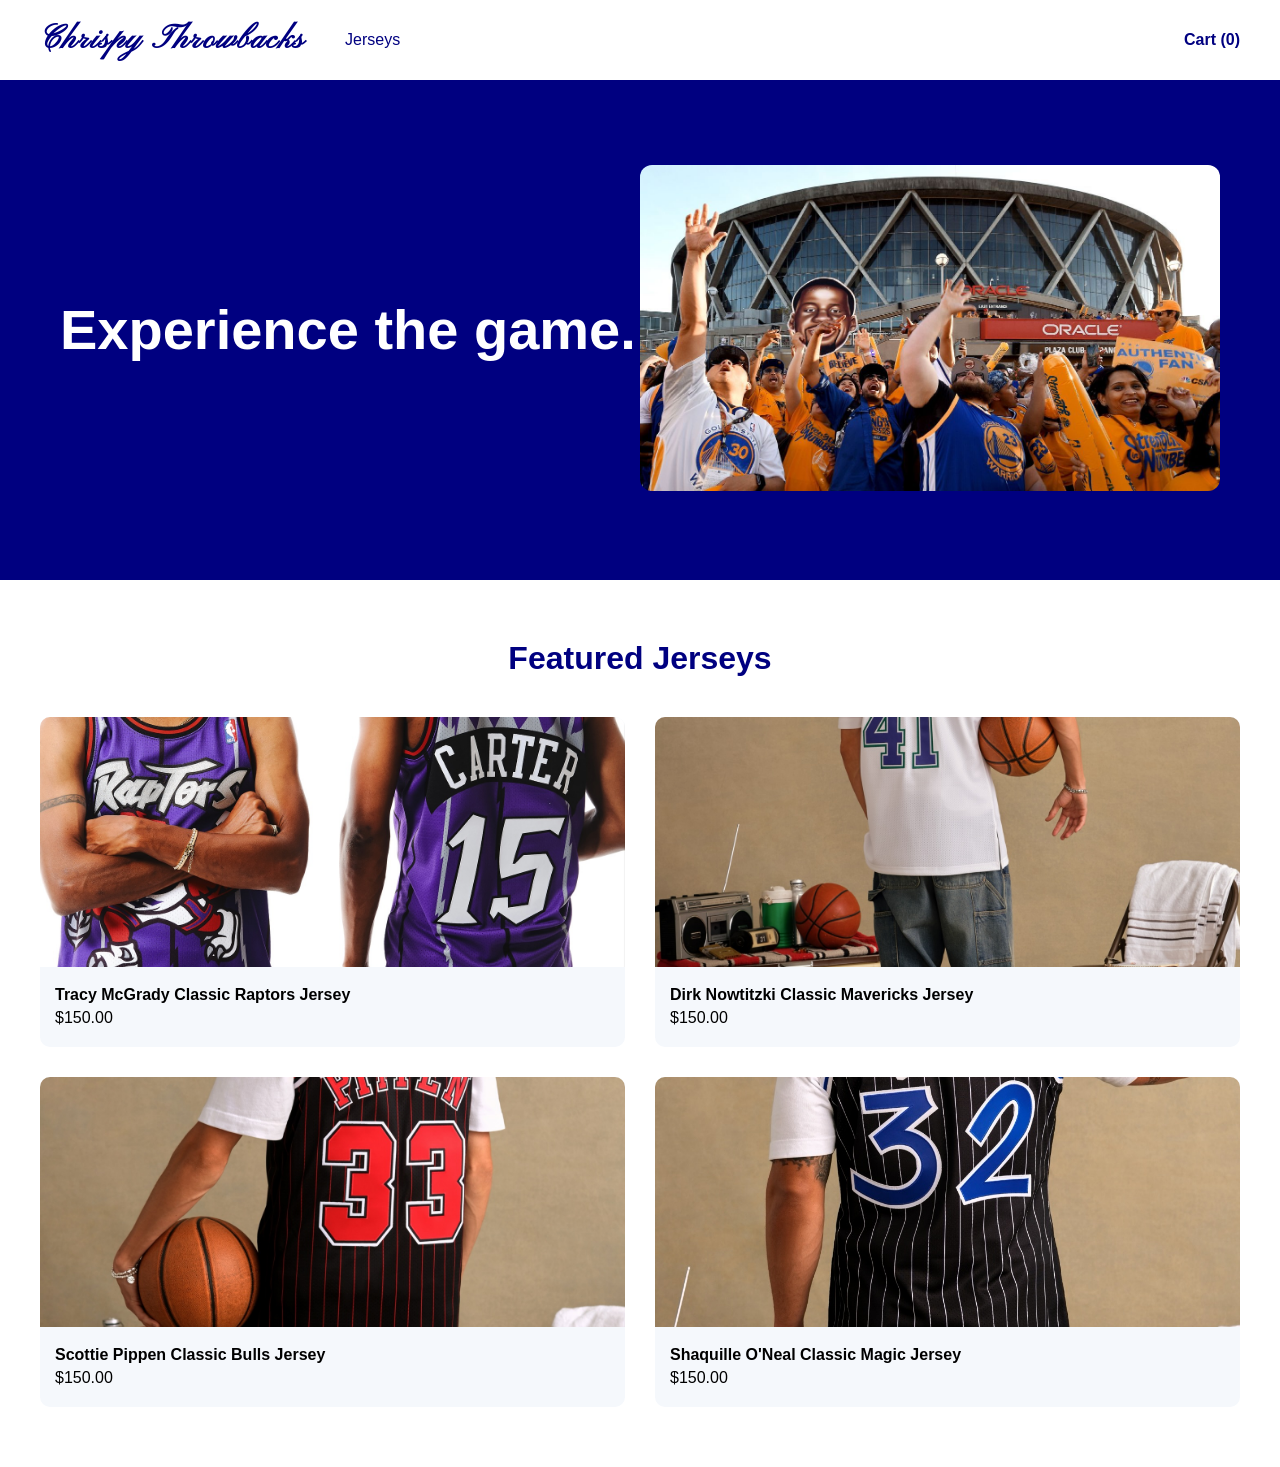
<file: index.html>
<!DOCTYPE html>
<html>
<head>
    <meta charset="UTF-8">
    <meta name="viewport" content="width=device-width, initial-scale=1.0">
    <title>Classic NBA Jerseys</title>
    <link rel="stylesheet" href="styles.css">
    <link href="https://fonts.googleapis.com/css2?family=Pinyon+Script&display=swap" rel="stylesheet">
</head>
<body>

    <!-- Header with Title-->
    <header>
        <div class="header-container">
            <h1 class="logo">Chrispy Throwbacks</h1>
            <nav>
                <a href="jerseys.html" class="nav-link">Jerseys</a>
            </nav>
            <a href="cart.html" class="cart-icon">Cart (0)</a>
        </div>
    </header>

    <!--Home page description with image-->
    <section class="hero">
        <div class="hero-content">
            <h2 class="hero-text">Experience the game.</h2>
        </div>
        <div class="hero-image">
            <img src="images/Oracle Arena Fans.jpeg" alt="NBA Stadium">
        </div>
    </section>

    <!--Featured Jerseys section (4)-->
    <section class="featured">
        <h2 class="featured-title">Featured Jerseys</h2>
        <div class="product-grid">

            <a href="jersey1.html" class="product-card">
                <img src="images/Tracy McGrady Raptors Jersey.jpg" alt="Jersey 1">
                <h3 class="product-name">Tracy McGrady Classic Raptors Jersey</h3>
                <p class="product-price">$150.00</p>
            </a>

            <a href="jersey2.html" class="product-card">
                <img src="images/Dirk Mavericks Throwback Jersey.jpg" alt="Jersey 2">
                <h3 class="product-name">Dirk Nowtitzki Classic Mavericks Jersey</h3>
                <p class="product-price">$150.00</p>
            </a>

            <a href="jersey3.html" class="product-card">
                <img src="images/Scottie Pippen Bulls Throwback Jersey.jpg" alt="Jersey 3">
                <h3 class="product-name">Scottie Pippen Classic Bulls Jersey</h3>
                <p class="product-price">$150.00</p>
            </a>

            <a href="jersey4.html" class="product-card">
                <img src="images/Shaquille O'Neal Pinstripe Magic Jersey.jpg" alt="Jersey 4">
                <h3 class="product-name">Shaquille O'Neal Classic Magic Jersey</h3>
                <p class="product-price">$150.00</p>
            </a>

        </div>
    </section>

</body>
</html>
</file>
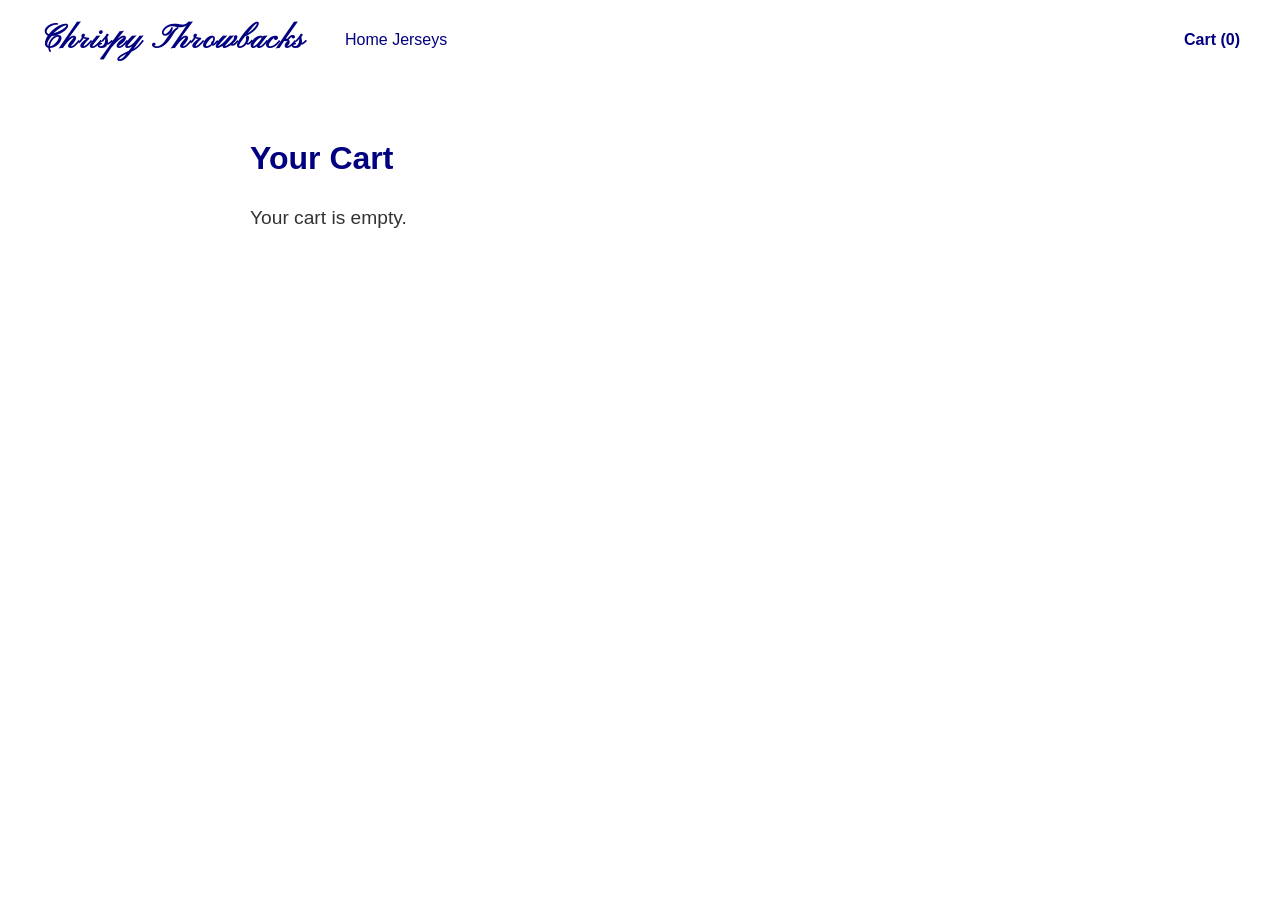
<file: cart.html>
<!DOCTYPE html>
<html>
<head>
    <meta charset="UTF-8">
    <meta name="viewport" content="width=device-width, initial-scale=1.0">
    <title>Cart - Chrispy Throwbacks</title>
    <link rel="stylesheet" href="styles.css">
    <link href="https://fonts.googleapis.com/css2?family=Pinyon+Script&display=swap" rel="stylesheet">
</head>
<body>

    <header>
        <div class="header-container">
            <h1 class="logo">Chrispy Throwbacks</h1>
            <nav>
                <a href="index.html" class="nav-link">Home</a>
                <a href="jerseys.html" class="nav-link">Jerseys</a>
            </nav>
            <a href="cart.html" class="cart-icon">Cart (0)</a>
        </div>
    </header>

    <section class="cart-section">
        <h2 class="cart-title">Your Cart</h2>
        <p class="empty-cart">Your cart is empty.</p>
    </section>

</body>
</html>
</file>
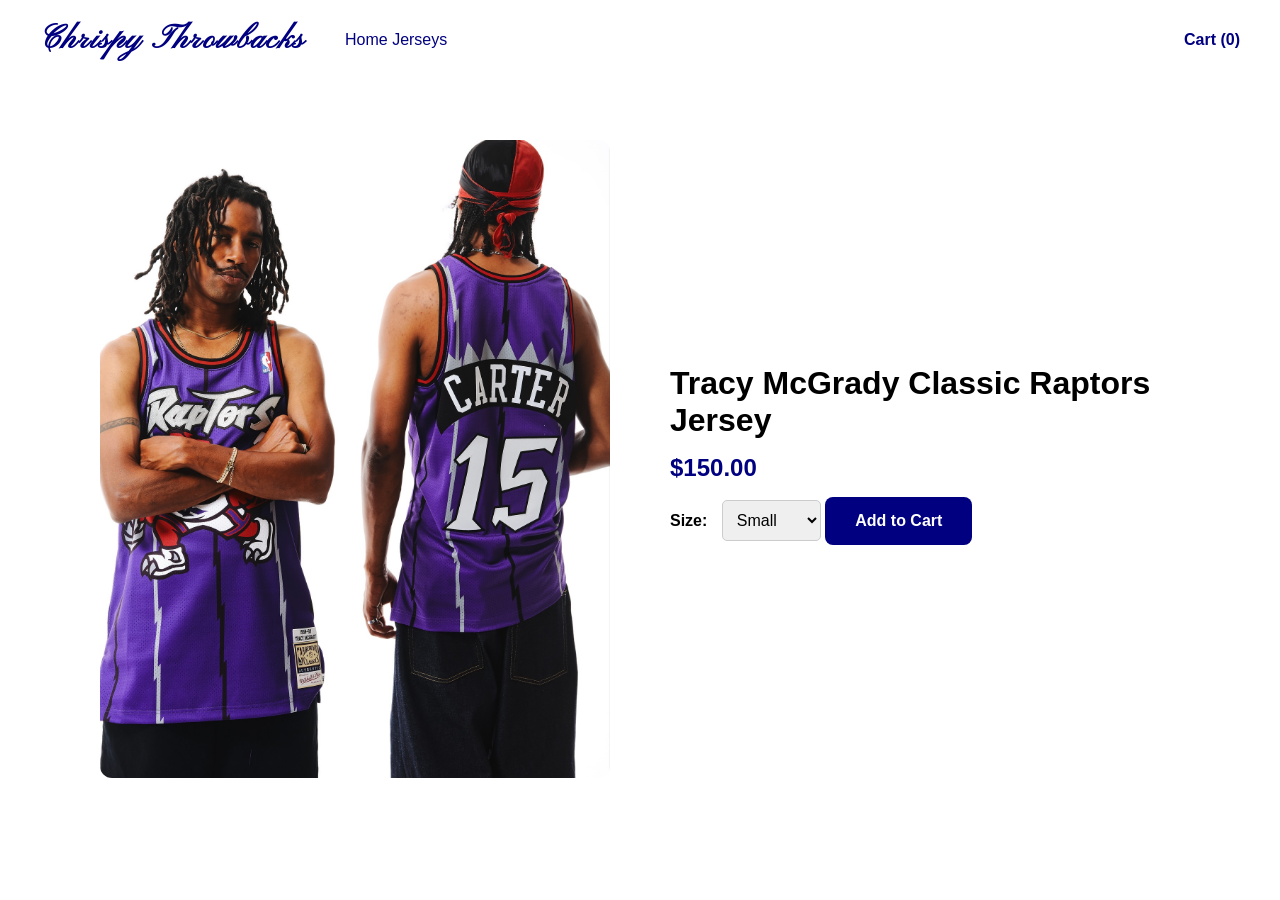
<file: jersey1.html>
<!DOCTYPE html>
<html>
<head>
    <meta charset="UTF-8">
    <meta name="viewport" content="width=device-width, initial-scale=1.0">
    <title>Tracy McGrady Classic Raptors Jersey - Chrispy Throwbacks</title>
    <link rel="stylesheet" href="styles.css">
    <link href="https://fonts.googleapis.com/css2?family=Pinyon+Script&display=swap" rel="stylesheet">
</head>
<body>

    <header>
        <div class="header-container">
            <h1 class="logo">Chrispy Throwbacks</h1>
            <nav>
                <a href="index.html" class="nav-link">Home</a>
                <a href="jerseys.html" class="nav-link">Jerseys</a>
            </nav>
            <a href="cart.html" class="cart-icon">Cart (0)</a>
        </div>
    </header>

    <section class="jersey-detail">
        <div class="jersey-image">
            <img src="images/Tracy McGrady Raptors Jersey.jpg" alt="Tracy McGrady Classic Raptors Jersey">
        </div>
        <div class="jersey-info">
            <h2 class="jersey-title">Tracy McGrady Classic Raptors Jersey</h2>
            <p class="jersey-price">$150.00</p>
            <form>
                <label class="size-label">Size:</label>
                <select name="size" class="size-select">
                    <option value="S">Small</option>
                    <option value="M">Medium</option>
                    <option value="L">Large</option>
                    <option value="XL">XL</option>
                </select>
                <button type="button" class="add-to-cart">Add to Cart</button>
            </form>
        </div>
    </section>

</body>
</html>
</file>
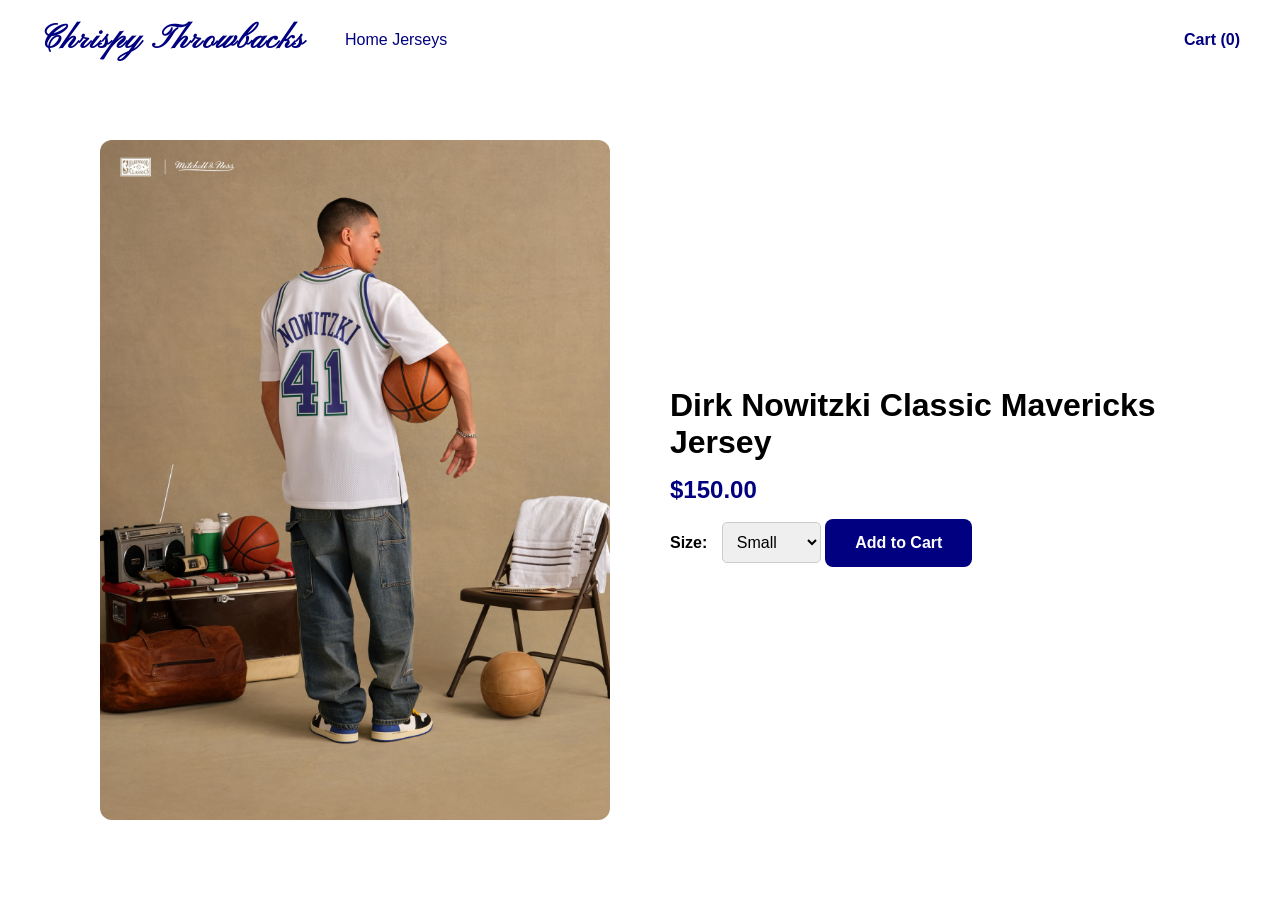
<file: jersey2.html>
<!DOCTYPE html>
<html>
<head>
    <meta charset="UTF-8">
    <meta name="viewport" content="width=device-width, initial-scale=1.0">
    <title>Dirk Nowitzki Classic Mavericks Jersey - Chrispy Throwbacks</title>
    <link rel="stylesheet" href="styles.css">
    <link href="https://fonts.googleapis.com/css2?family=Pinyon+Script&display=swap" rel="stylesheet">
</head>
<body>

    <header>
        <div class="header-container">
            <h1 class="logo">Chrispy Throwbacks</h1>
            <nav>
                <a href="index.html" class="nav-link">Home</a>
                <a href="jerseys.html" class="nav-link">Jerseys</a>
            </nav>
            <a href="cart.html" class="cart-icon">Cart (0)</a>
        </div>
    </header>

    <section class="jersey-detail">
        <div class="jersey-image">
            <img src="images/Dirk Mavericks Throwback Jersey.jpg" alt="Dirk Nowitzki Classic Mavericks Jersey">
        </div>
        <div class="jersey-info">
            <h2 class="jersey-title">Dirk Nowitzki Classic Mavericks Jersey</h2>
            <p class="jersey-price">$150.00</p>
            <form>
                <label class="size-label">Size:</label>
                <select name="size" class="size-select">
                    <option value="S">Small</option>
                    <option value="M">Medium</option>
                    <option value="L">Large</option>
                    <option value="XL">XL</option>
                </select>
                <button type="button" class="add-to-cart">Add to Cart</button>
            </form>
        </div>
    </section>

</body>
</html>
</file>
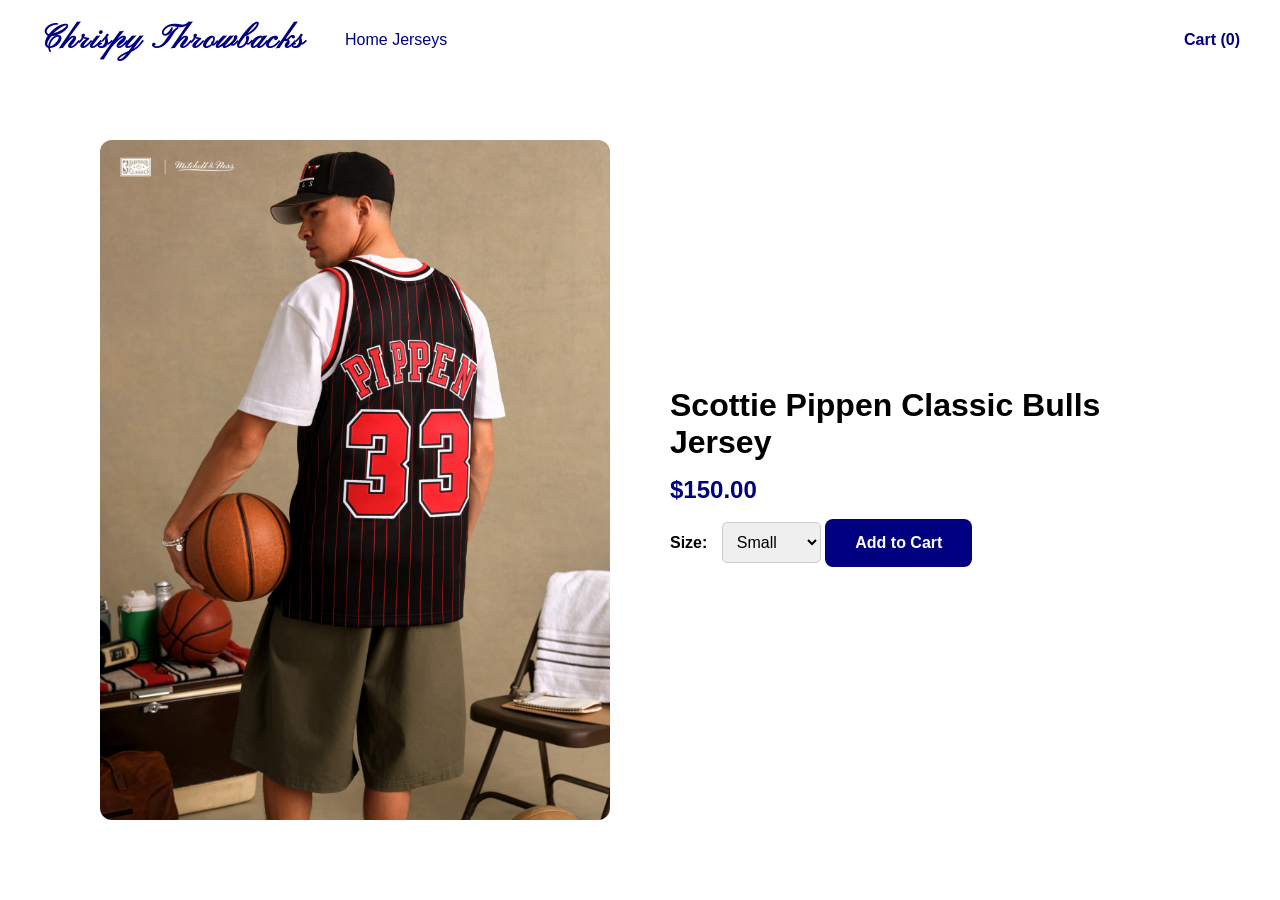
<file: jersey3.html>
<!DOCTYPE html>
<html>
<head>
    <meta charset="UTF-8">
    <meta name="viewport" content="width=device-width, initial-scale=1.0">
    <title>Scottie Pippen Classic Bulls Jersey - Chrispy Throwbacks</title>
    <link rel="stylesheet" href="styles.css">
    <link href="https://fonts.googleapis.com/css2?family=Pinyon+Script&display=swap" rel="stylesheet">
</head>
<body>

    <header>
        <div class="header-container">
            <h1 class="logo">Chrispy Throwbacks</h1>
            <nav>
                <a href="index.html" class="nav-link">Home</a>
                <a href="jerseys.html" class="nav-link">Jerseys</a>
            </nav>
            <a href="cart.html" class="cart-icon">Cart (0)</a>
        </div>
    </header>

    <section class="jersey-detail">
        <div class="jersey-image">
            <img src="images/Scottie Pippen Bulls Throwback Jersey.jpg" alt="Scottie Pippen Classic Bulls Jersey">
        </div>
        <div class="jersey-info">
            <h2 class="jersey-title">Scottie Pippen Classic Bulls Jersey</h2>
            <p class="jersey-price">$150.00</p>
            <form>
                <label class="size-label">Size:</label>
                <select name="size" class="size-select">
                    <option value="S">Small</option>
                    <option value="M">Medium</option>
                    <option value="L">Large</option>
                    <option value="XL">XL</option>
                </select>
                <button type="button" class="add-to-cart">Add to Cart</button>
            </form>
        </div>
    </section>

</body>
</html>
</file>
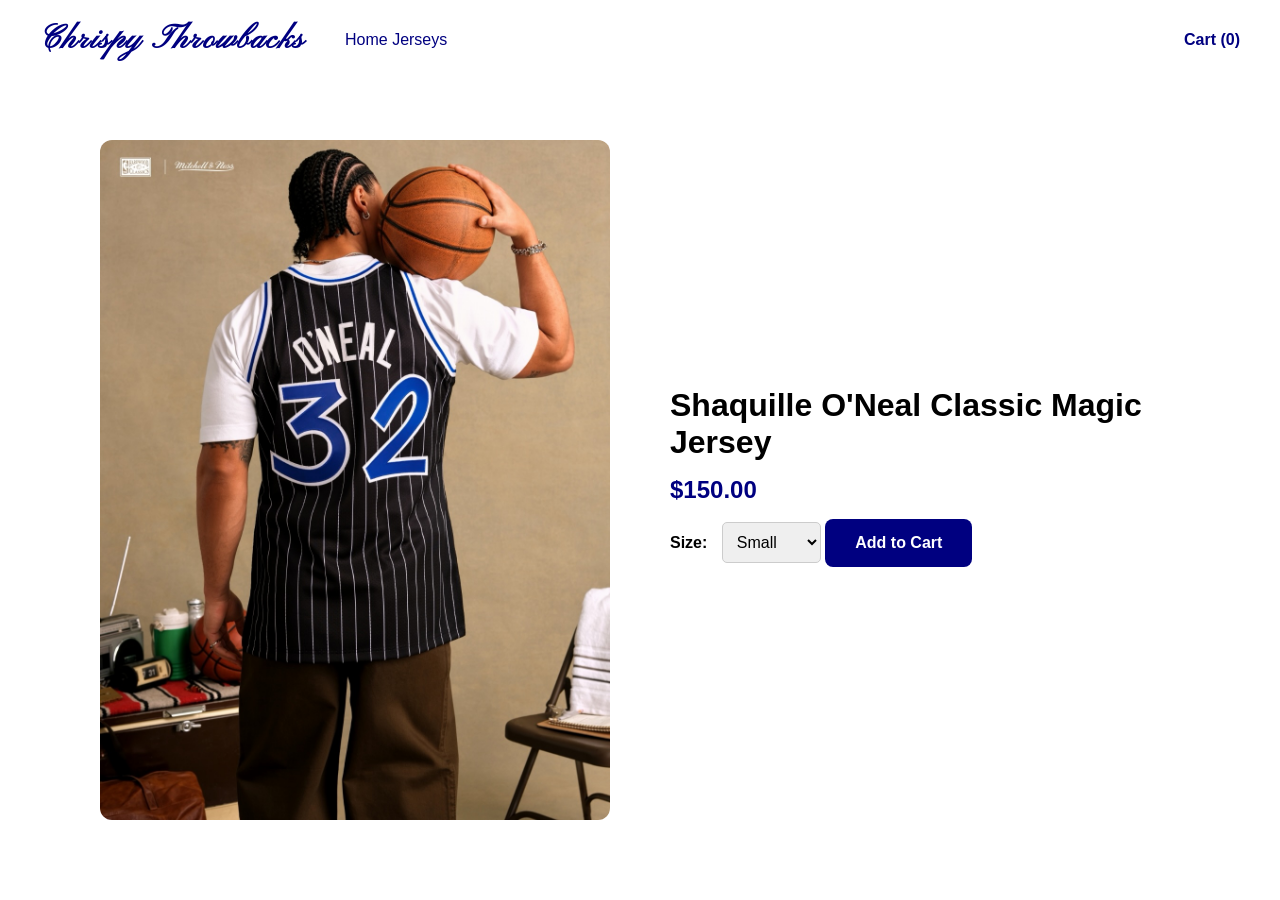
<file: jersey4.html>
<!DOCTYPE html>
<html>
<head>
    <meta charset="UTF-8">
    <meta name="viewport" content="width=device-width, initial-scale=1.0">
    <title>Shaquille O'Neal Classic Magic Jersey - Chrispy Throwbacks</title>
    <link rel="stylesheet" href="styles.css">
    <link href="https://fonts.googleapis.com/css2?family=Pinyon+Script&display=swap" rel="stylesheet">
</head>
<body>

    <header>
        <div class="header-container">
            <h1 class="logo">Chrispy Throwbacks</h1>
            <nav>
                <a href="index.html" class="nav-link">Home</a>
                <a href="jerseys.html" class="nav-link">Jerseys</a>
            </nav>
            <a href="cart.html" class="cart-icon">Cart (0)</a>
        </div>
    </header>

    <section class="jersey-detail">
        <div class="jersey-image">
            <img src="images/Shaquille O'Neal Pinstripe Magic Jersey.jpg" alt="Shaquille O'Neal Classic Magic Jersey">
        </div>
        <div class="jersey-info">
            <h2 class="jersey-title">Shaquille O'Neal Classic Magic Jersey</h2>
            <p class="jersey-price">$150.00</p>
            <form>
                <label class="size-label">Size:</label>
                <select name="size" class="size-select">
                    <option value="S">Small</option>
                    <option value="M">Medium</option>
                    <option value="L">Large</option>
                    <option value="XL">XL</option>
                </select>
                <button type="button" class="add-to-cart">Add to Cart</button>
            </form>
        </div>
    </section>

</body>
</html>
</file>
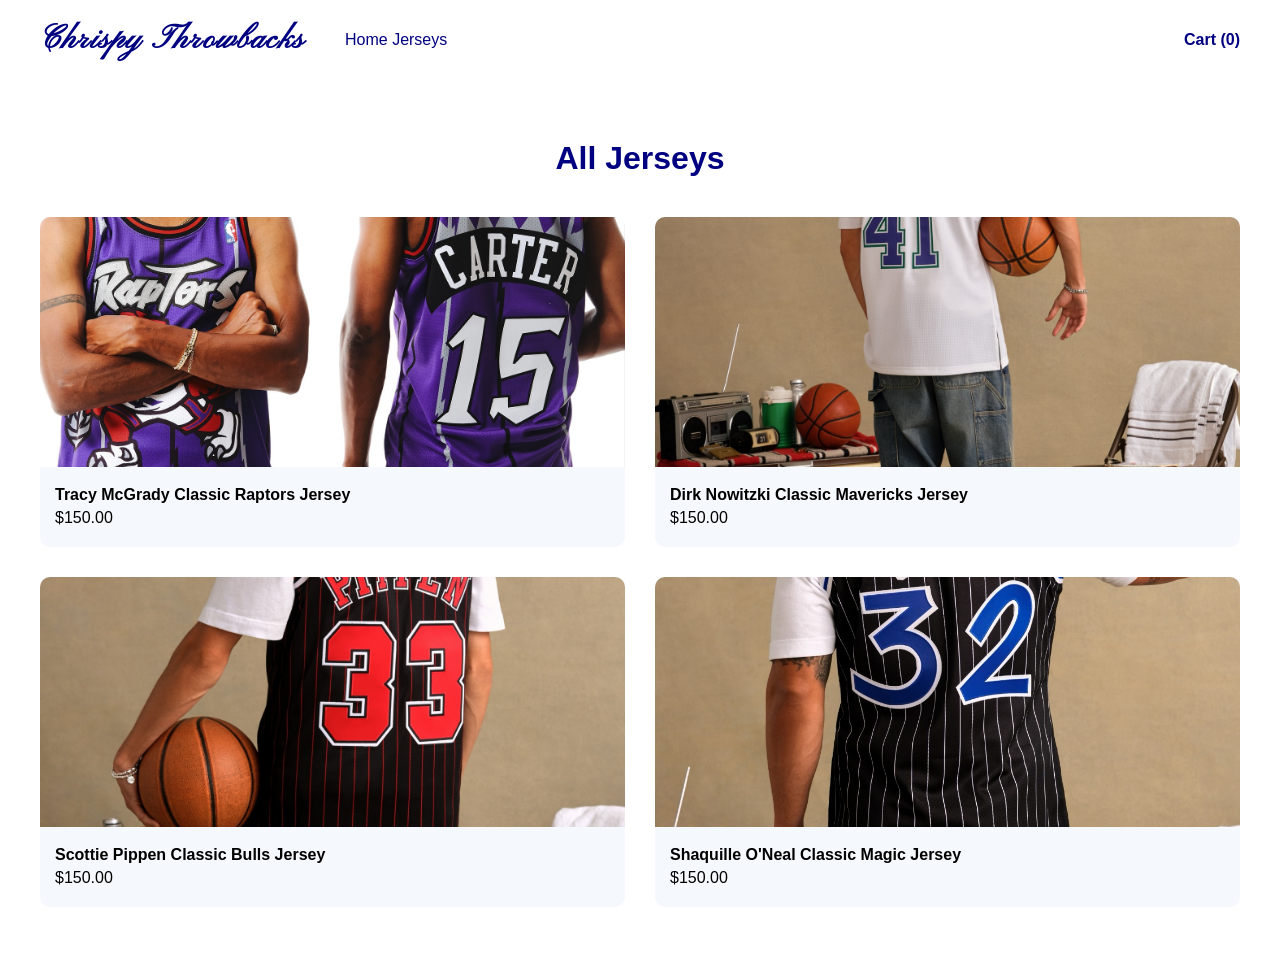
<file: jerseys.html>
<!DOCTYPE html>
<html>
<head>
    <meta charset="UTF-8">
    <meta name="viewport" content="width=device-width, initial-scale=1.0">
    <title>All Jerseys - Chrispy Throwbacks</title>
    <link rel="stylesheet" href="styles.css">
    <link href="https://fonts.googleapis.com/css2?family=Pinyon+Script&display=swap" rel="stylesheet">
</head>
<body>

    <header>
        <div class="header-container">
            <h1 class="logo">Chrispy Throwbacks</h1>
            <nav>
                <a href="index.html" class="nav-link">Home</a>
                <a href="jerseys.html" class="nav-link">Jerseys</a>
            </nav>
            <a href="cart.html" class="cart-icon">Cart (0)</a>
        </div>
    </header>

    <section class="jerseys-page">
        <h2 class="jerseys-page-title">All Jerseys</h2>
        <div class="product-grid">

            <a href="jersey1.html" class="product-card">
                <img src="images/Tracy McGrady Raptors Jersey.jpg" alt="Jersey 1">
                <h3 class="product-name">Tracy McGrady Classic Raptors Jersey</h3>
                <p class="product-price">$150.00</p>
            </a>

            <a href="jersey2.html" class="product-card">
                <img src="images/Dirk Mavericks Throwback Jersey.jpg" alt="Jersey 2">
                <h3 class="product-name">Dirk Nowitzki Classic Mavericks Jersey</h3>
                <p class="product-price">$150.00</p>
            </a>

            <a href="jersey3.html" class="product-card">
                <img src="images/Scottie Pippen Bulls Throwback Jersey.jpg" alt="Jersey 3">
                <h3 class="product-name">Scottie Pippen Classic Bulls Jersey</h3>
                <p class="product-price">$150.00</p>
            </a>

            <a href="jersey4.html" class="product-card">
                <img src="images/Shaquille O'Neal Pinstripe Magic Jersey.jpg" alt="Jersey 4">
                <h3 class="product-name">Shaquille O'Neal Classic Magic Jersey</h3>
                <p class="product-price">$150.00</p>
            </a>

        </div>
    </section>

</body>
</html>
</file>
<file: styles.css>
* {
    margin: 0;
    padding: 0;
    box-sizing: border-box;
}

body {
    font-family: 'Helvetica', Arial, sans-serif;
    background-color: #ffffff;
    color: #0a1628;
}

/* Header */
header {
    background-color: #ffffff;
    padding: 20px 40px;
}

.header-container {
    display: flex;
    align-items: center;
    gap: 40px;
    justify-content: space-between;
}

.logo {
    color: #000080;
    font-size: 2rem;
    font-weight: 700;
    font-family: 'Pinyon Script', cursive;
    letter-spacing: 2px;
}

.nav-link {
    color: #000080;
    text-decoration: none;
    font-size: 1rem;
    font-weight: 500;
}

.nav-link:hover {
    color: #1e3a5f;
}

/* Hero Description/Section */
.hero {
    display: flex;
    align-items: center;
    justify-content: space-between;
    padding: 80px 60px;
    background-color: #000080;
    min-height: 500px;
}

.hero-content {
    flex: 1;
}

.hero-text {
    color: #ffffff;
    font-size: 3.5rem;
    font-weight: 700;
    line-height: 1.2;
    font-family: 'Helvetica', Arial, sans-serif;
    font-weight: bold;
}

.hero-image {
    flex: 1;
    text-align: right;
}

.hero-image img {
    max-width: 100%;
    height: auto;
    border-radius: 12px;
}

/* Featured Jerseys */
.featured {
    padding: 60px 40px;
    background-color: #ffffff;
}

.featured-title {
    font-size: 2rem;
    color: #000080;
    margin-bottom: 40px;
    text-align: center;
    font-family: 'Helvetica', Arial, sans-serif;
}

.product-grid {
    display: grid;
    grid-template-columns: repeat(2, 1fr);
    gap: 30px;
    max-width: 1200px;
    margin: 0 auto;
}

.product-card {
    text-decoration: none;
    color: inherit;
    background-color: #f5f8fc;
    border-radius: 10px;
    overflow: hidden;
    padding-bottom: 20px;
}

.product-card:hover {
}

.product-card img {
    width: 100%;
    height: 250px;
    object-fit: cover;
}

.product-name {
    font-size: 1rem;
    font-weight: 600;
    color: #000000;
    padding: 15px 15px 5px;
    font-family: 'Helvetica', Arial, sans-serif;
}

.product-price {
    font-size: 1rem;
    color: #000000;
    font-weight: 500;
    padding: 0 15px;
    font-family: 'Helvetica', Arial, sans-serif;
}

/* Jersey Detail Page */
.jersey-detail {
    display: flex;
    gap: 60px;
    padding: 60px;
    max-width: 1200px;
    margin: 0 auto;
}

.jersey-image {
    flex: 1;
}

.jersey-image img {
    width: 100%;
    height: auto;
    border-radius: 12px;
}

.jersey-info {
    flex: 1;
    display: flex;
    flex-direction: column;
    justify-content: center;
    gap: 15px;
}

.jersey-title {
    font-size: 2rem;
    font-weight: bold;
    color: #000000;
    font-family: 'Helvetica', Arial, sans-serif;
}

.jersey-price {
    font-size: 1.5rem;
    font-weight: 600;
    color: #000080;
    font-family: 'Helvetica', Arial, sans-serif;
}

.jersey-description {
    font-size: 1rem;
    line-height: 1.6;
    color: #333333;
    font-family: 'Helvetica', Arial, sans-serif;
}

.jersey-size {
    font-size: 1rem;
    color: #000000;
    font-family: 'Helvetica', Arial, sans-serif;
}

.size-label {
    font-size: 1rem;
    font-weight: 600;
    color: #000000;
    font-family: 'Helvetica', Arial, sans-serif;
}

.size-select {
    padding: 10px;
    font-size: 1rem;
    font-family: 'Helvetica', Arial, sans-serif;
    border: 1px solid #cccccc;
    border-radius: 5px;
    margin-left: 10px;
    margin-bottom: 15px;
}

.add-to-cart {
    padding: 15px 30px;
    background-color: #000080;
    color: #ffffff;
    border: none;
    border-radius: 8px;
    font-size: 1rem;
    font-family: 'Helvetica', Arial, sans-serif;
    font-weight: 600;
    cursor: pointer;
    width: fit-content;
}

.add-to-cart:hover {
}

/* Jerseys Page */
.jerseys-page {
    padding: 60px 40px;
    background-color: #ffffff;
}

.jerseys-page-title {
    font-size: 2rem;
    color: #000080;
    margin-bottom: 40px;
    text-align: center;
    font-family: 'Helvetica', Arial, sans-serif;
}

/* Cart Icon */
.cart-icon {
    color: #000080;
    text-decoration: none;
    font-size: 1rem;
    font-weight: 600;
    font-family: 'Helvetica', Arial, sans-serif;
    margin-left: auto;
}

/* Cart Page */
.cart-section {
    padding: 60px;
    max-width: 900px;
    margin: 0 auto;
}

.cart-title {
    font-size: 2rem;
    color: #000080;
    margin-bottom: 30px;
    font-family: 'Helvetica', Arial, sans-serif;
}

.empty-cart {
    font-size: 1.2rem;
    color: #333333;
}

.cart-item {
    display: flex;
    align-items: center;
    gap: 20px;
    padding: 20px 0;
    border-bottom: 1px solid #e0e0e0;
}

.cart-item img {
    width: 100px;
    height: 100px;
    object-fit: cover;
    border-radius: 8px;
}

.cart-item-info {
    flex: 1;
}

.cart-item-info h3 {
    font-size: 1rem;
    color: #000000;
    font-family: 'Helvetica', Arial, sans-serif;
}

.cart-item-info p {
    font-size: 1rem;
    color: #000080;
    font-family: 'Helvetica', Arial, sans-serif;
}

.remove-btn {
    color: #cc0000;
    text-decoration: none;
    font-size: 0.9rem;
    font-family: 'Helvetica', Arial, sans-serif;
}

.cart-total {
    padding-top: 20px;
    text-align: right;
    font-family: 'Helvetica', Arial, sans-serif;
    color: #000080;
}
</file>
